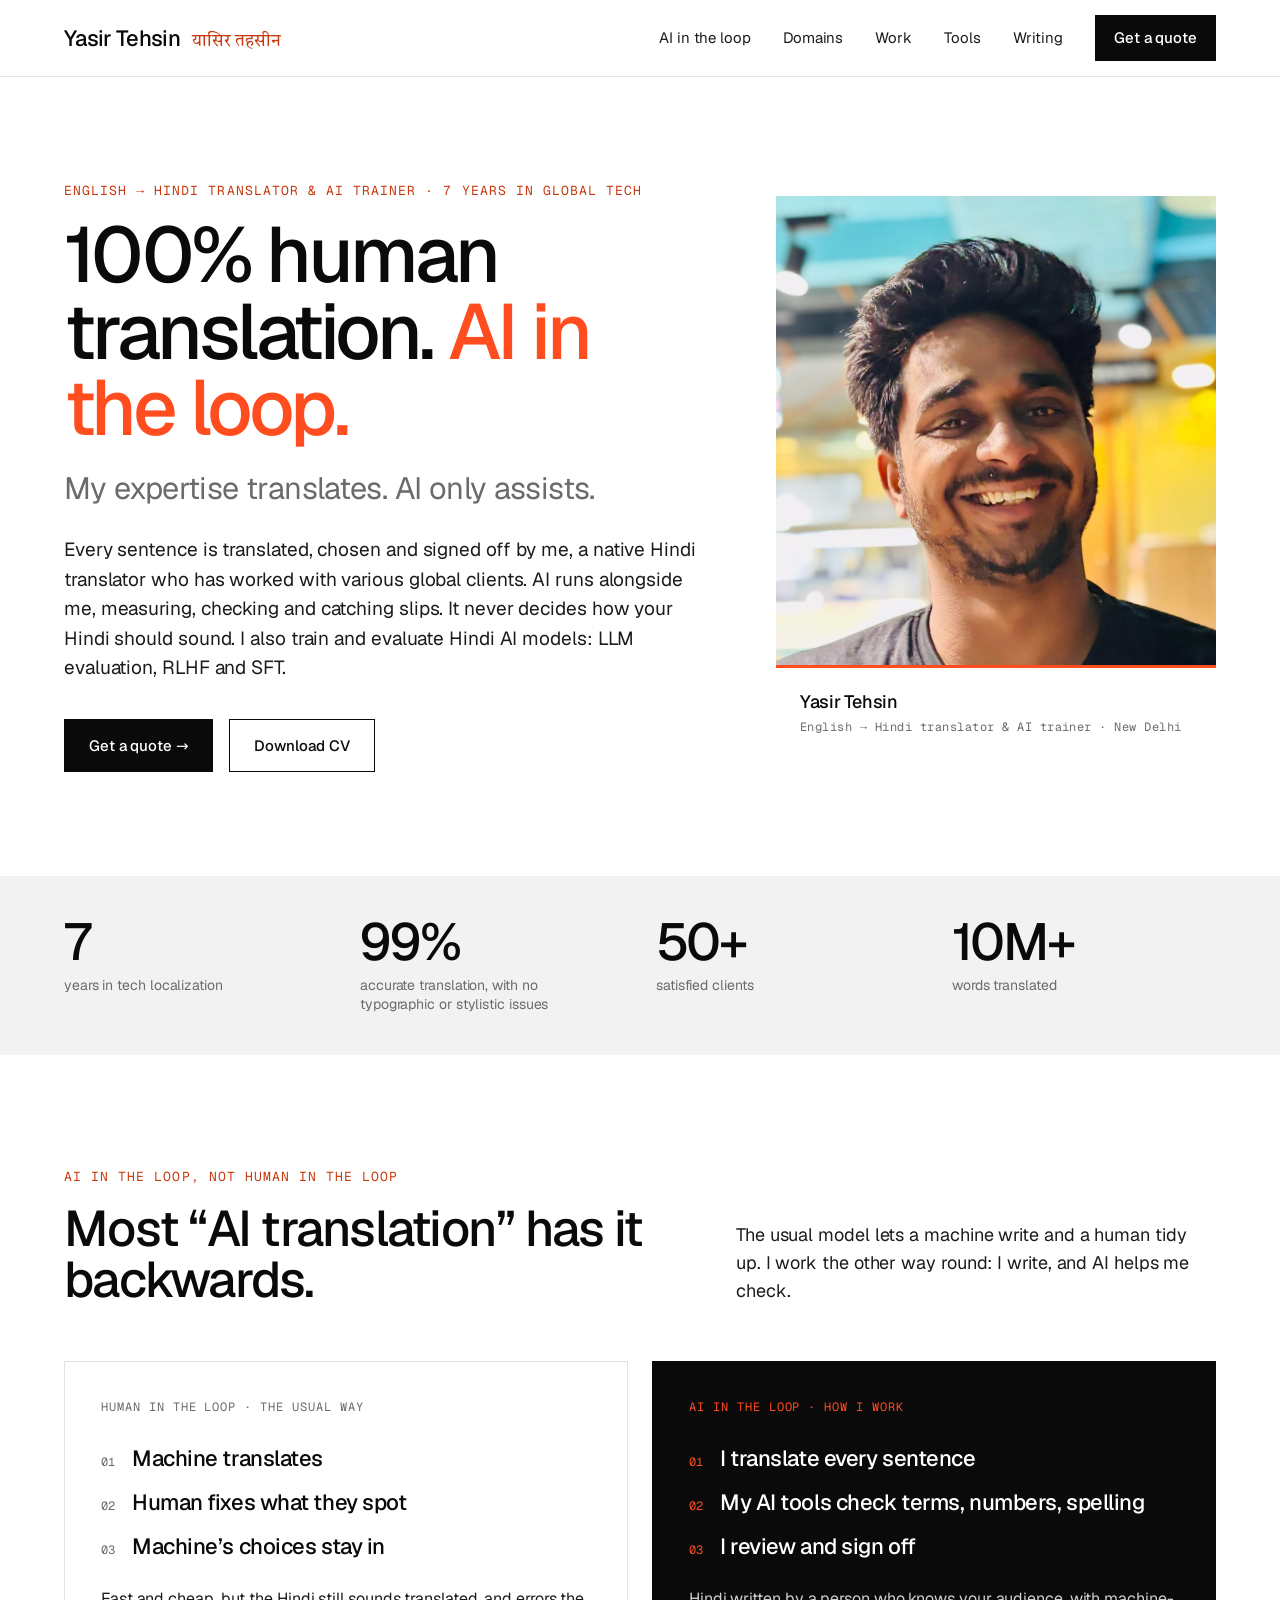
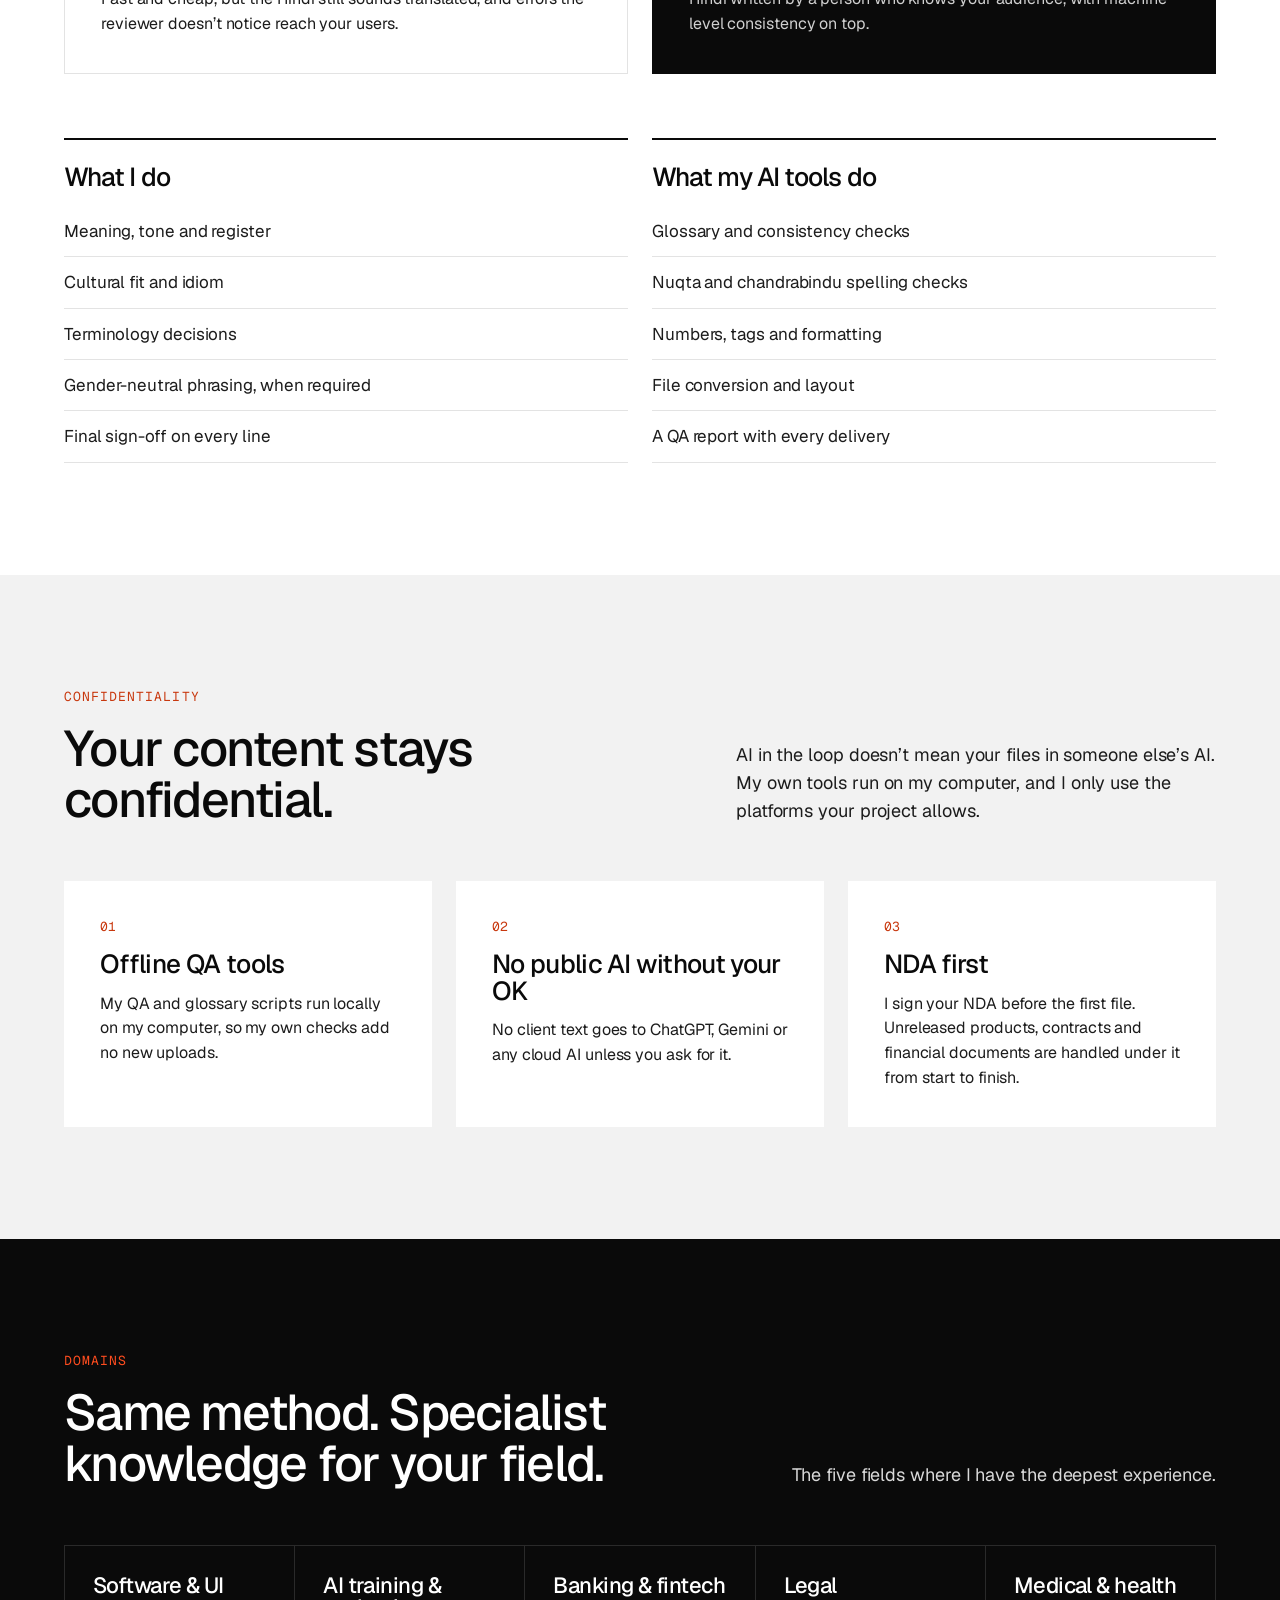
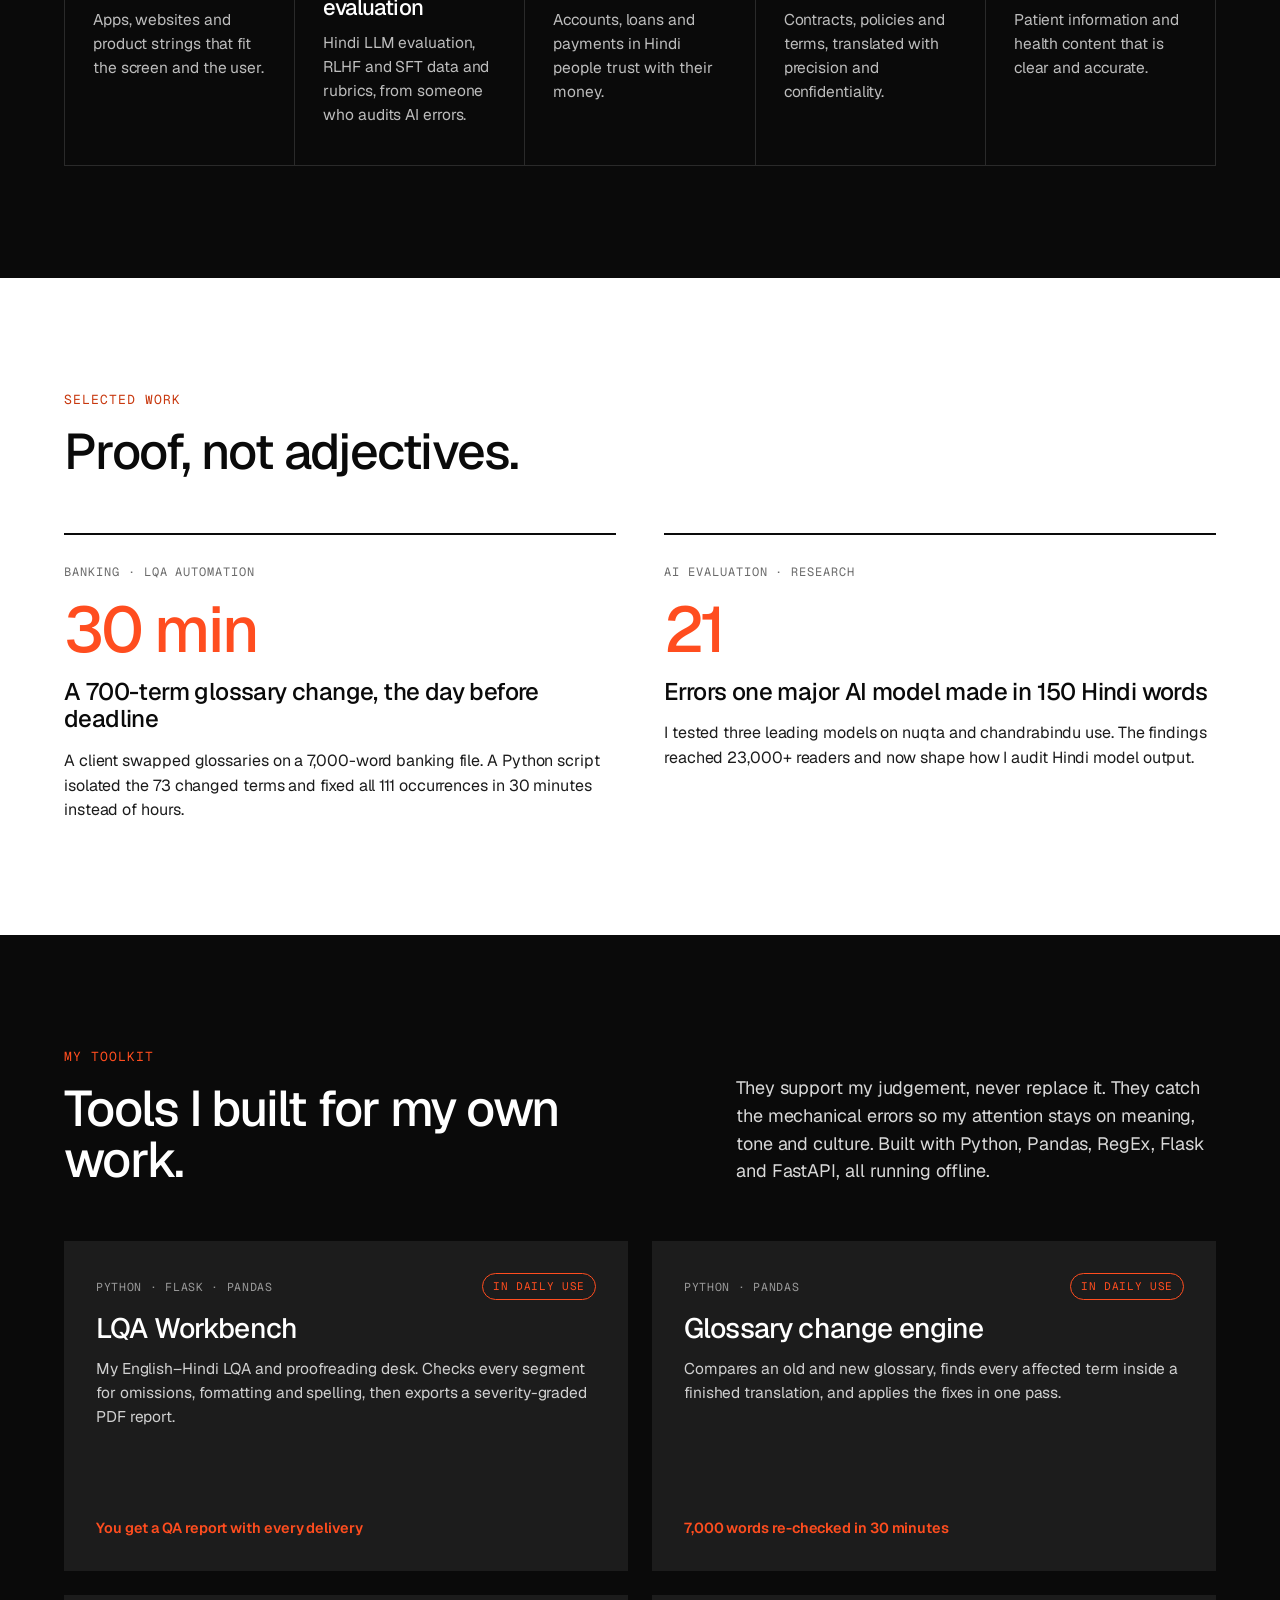
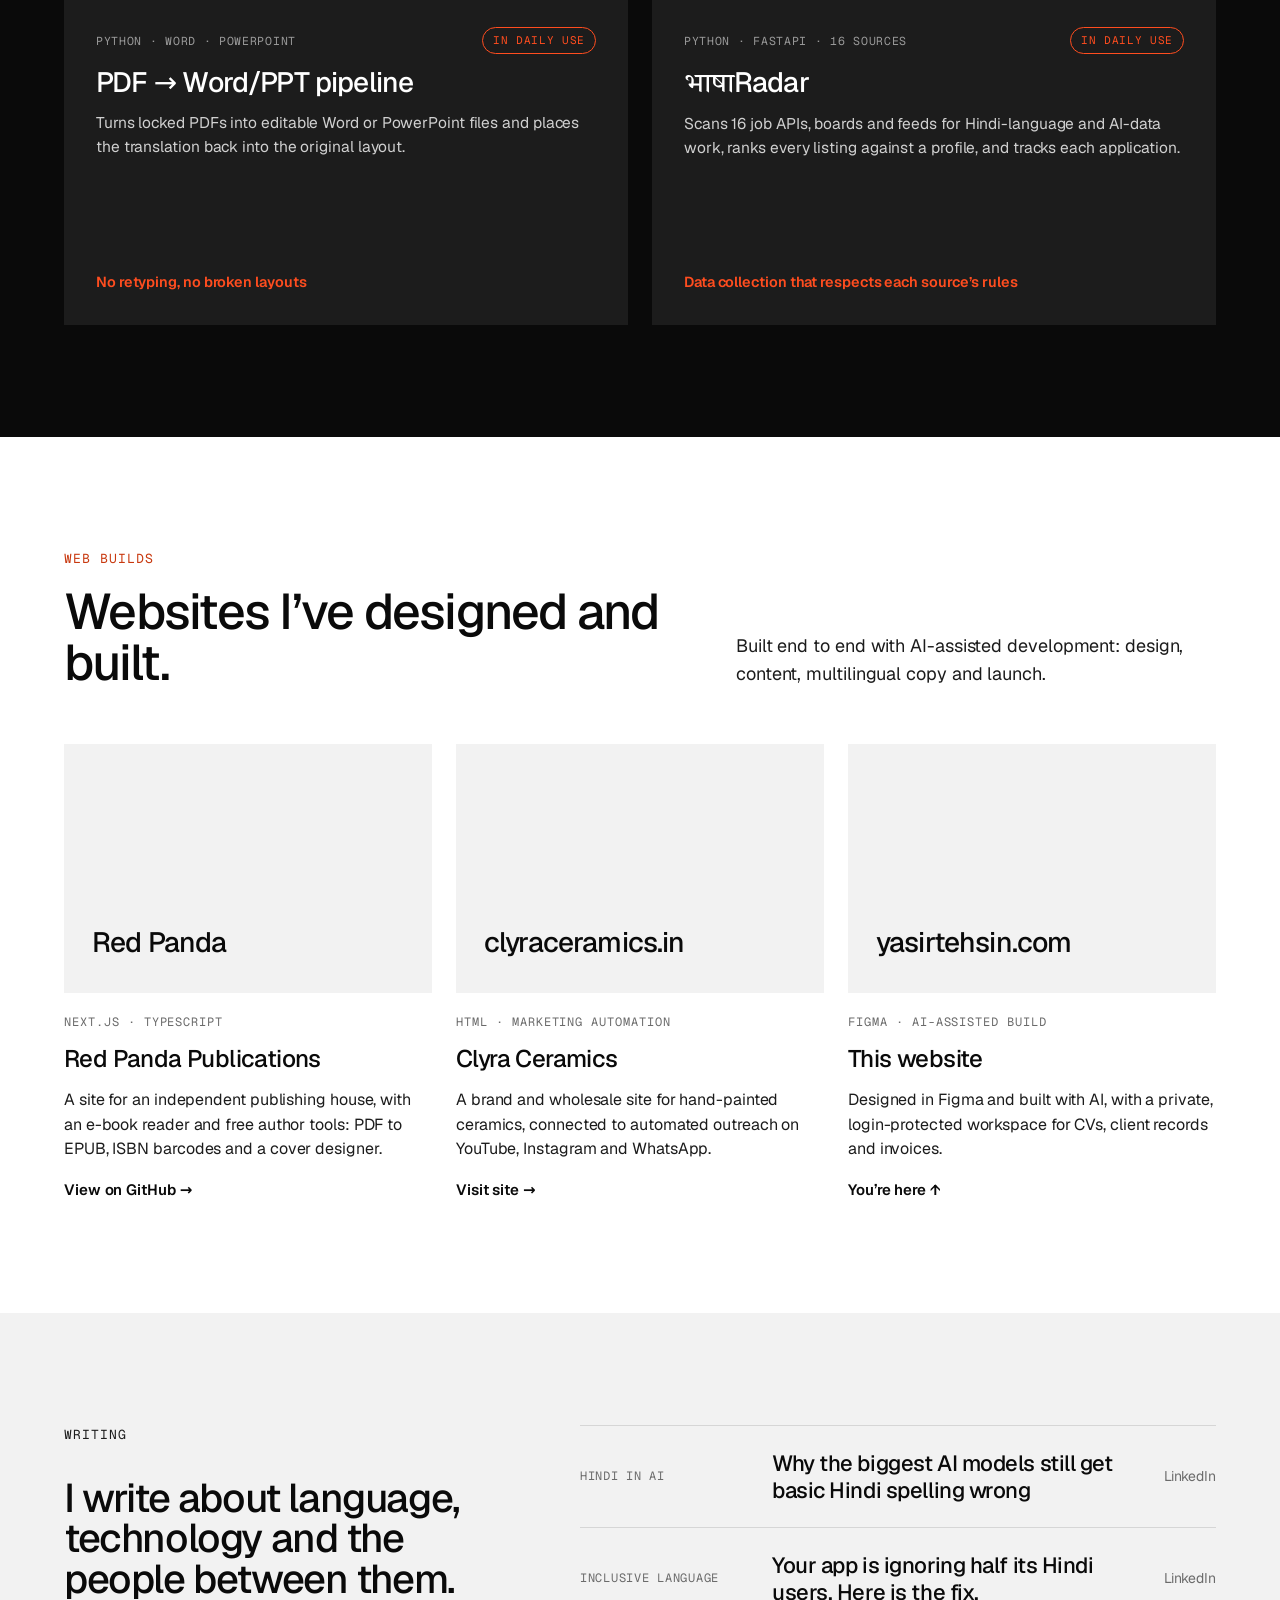
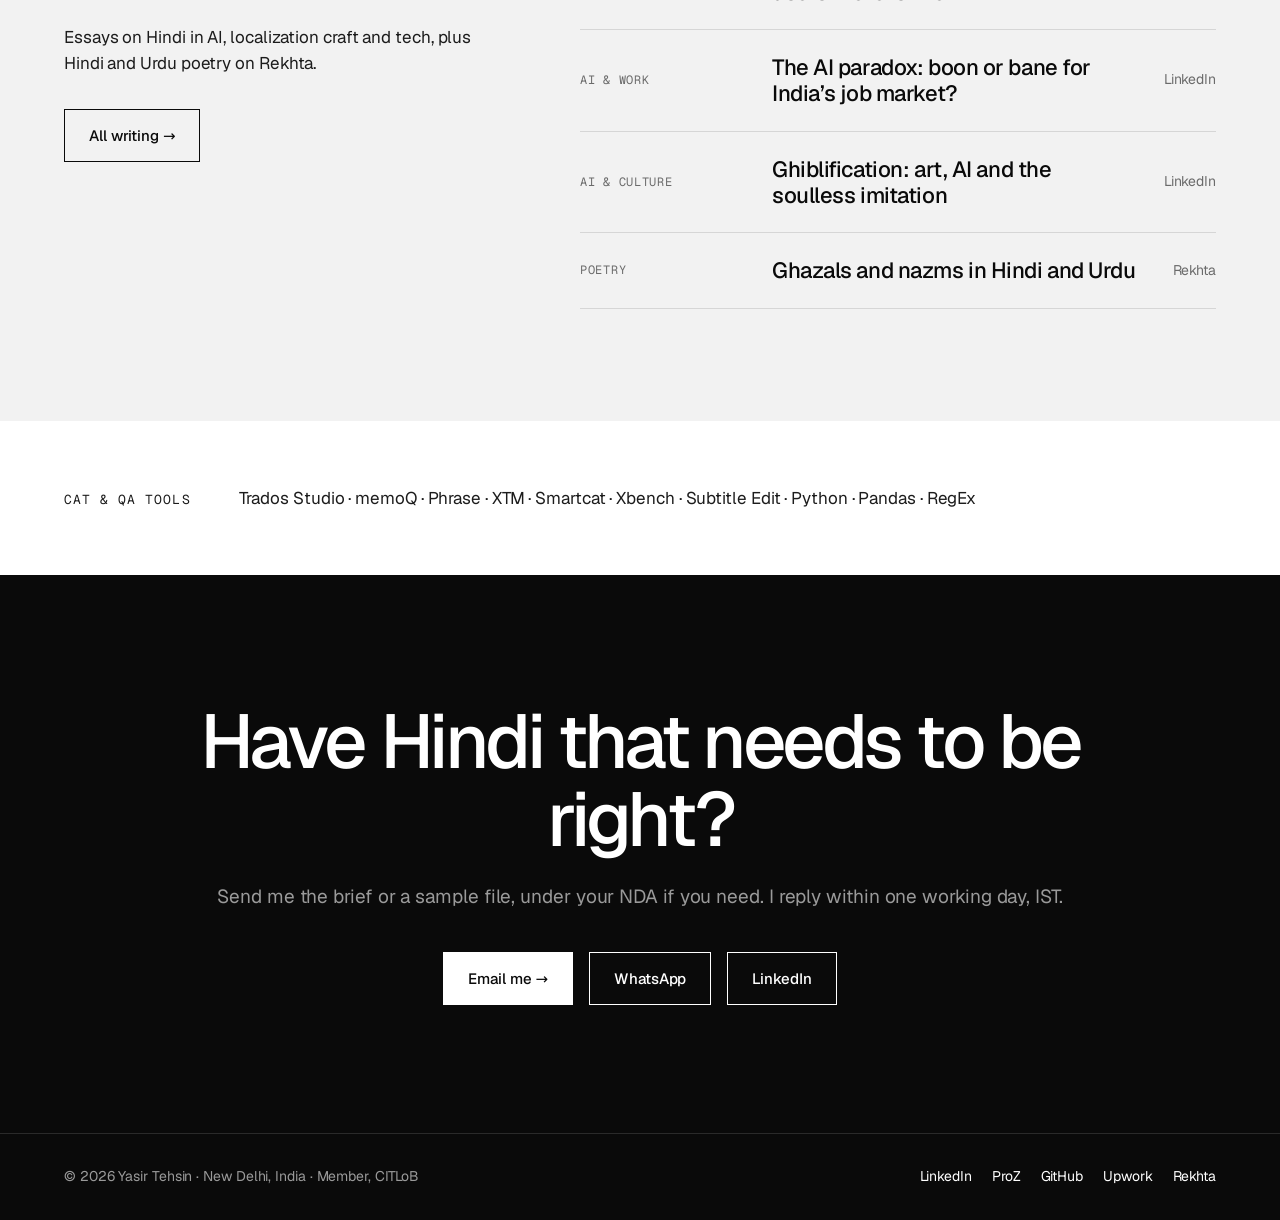
<file: index.html>
<!DOCTYPE html>
<html lang="en">
<head>
<meta charset="utf-8">
<meta name="viewport" content="width=device-width, initial-scale=1">
<title>Yasir Tehsin — English–Hindi translator &amp; AI trainer | 100% human translation, AI in the loop</title>
<meta name="description" content="Yasir Tehsin is a New Delhi–based English–Hindi translator and AI trainer. Software &amp; UI localization, LQA and MTPE, plus Hindi LLM evaluation, RLHF and SFT. 100% human translation, AI in the loop.">
<link rel="icon" href="/favicon.svg" type="image/svg+xml">
<link rel="canonical" href="https://yasirtehsin.com/">
<meta property="og:type" content="profile">
<meta property="og:title" content="Yasir Tehsin — English–Hindi translator &amp; AI trainer">
<meta property="og:description" content="Every sentence translated and signed off by a native Hindi translator. AI checks, never decides.">
<meta property="og:url" content="https://yasirtehsin.com/">
<meta property="og:image" content="https://yasirtehsin.com/assets/img/yasir-tehsin.jpg">
<meta name="twitter:card" content="summary_large_image">
<link rel="preload" href="/assets/fonts/geist-latin-500-normal.woff2" as="font" type="font/woff2" crossorigin>
<link rel="stylesheet" href="/assets/site.css">
<script type="application/ld+json">
{
  "@context": "https://schema.org",
  "@type": "Person",
  "@id": "https://yasirtehsin.com/#person",
  "name": "Yasir Tehsin",
  "alternateName": ["यासिर तहसीन", "Yassir Aarafath"],
  "url": "https://yasirtehsin.com/",
  "image": "https://yasirtehsin.com/assets/img/yasir-tehsin.jpg",
  "jobTitle": "English–Hindi Translator & AI Trainer",
  "address": { "@type": "PostalAddress", "addressLocality": "New Delhi", "addressCountry": "IN" },
  "knowsLanguage": ["hi", "en", "ur"],
  "knowsAbout": ["Localization", "Linguistic quality assurance", "Machine translation post-editing", "Transcreation", "LLM evaluation", "RLHF", "Python"],
  "memberOf": { "@type": "Organization", "name": "Confederation of Interpreting, Translation and Localisation Businesses (CITLoB)" },
  "sameAs": [
    "https://www.linkedin.com/in/yasirtehsin/",
    "https://www.proz.com/profile/3677674",
    "https://github.com/ytehsin",
    "https://www.upwork.com/freelancers/~01b1eea60939ad7a9d",
    "https://www.rekhta.org/poets/yasir-tahsin/all"
  ]
}
</script>
</head>
<body>

<header class="nav" id="top">
  <div class="wrap">
    <a class="brand" href="/">Yasir Tehsin <span class="deva" lang="hi">यासिर तहसीन</span></a>
    <button class="nav-toggle" aria-expanded="false" aria-controls="nav-links">Menu</button>
    <nav class="nav-links" id="nav-links" aria-label="Main">
      <a href="#approach">AI in the loop</a>
      <a href="#domains">Domains</a>
      <a href="#work">Work</a>
      <a href="#tools">Tools</a>
      <a href="#writing">Writing</a>
      <a class="btn btn--primary" href="#contact">Get a quote</a>
    </nav>
  </div>
</header>

<main>
  <section class="hero">
    <div class="wrap">
      <div>
        <p class="eyebrow">English → Hindi translator &amp; AI trainer · 7 years in global tech</p>
        <h1>100% human translation. <span class="accent">AI in the loop.</span></h1>
        <p class="sub">My expertise translates. AI only assists.</p>
        <p class="body">Every sentence is translated, chosen and signed off by me, a native Hindi translator who has worked with various global clients. AI runs alongside me, measuring, checking and catching slips. It never decides how your Hindi should sound. I also train and evaluate Hindi AI models: LLM evaluation, RLHF and SFT.</p>
        <div class="btn-row">
          <a class="btn btn--primary" href="#contact">Get a quote →</a>
          <a class="btn btn--ghost" href="/resume.pdf">Download CV</a>
        </div>
      </div>
      <figure class="photo-card">
        <img src="/assets/img/yasir-tehsin.jpg" width="880" height="1120" alt="Yasir Tehsin, English–Hindi translator" fetchpriority="high">
        <figcaption><b>Yasir Tehsin</b><span>English → Hindi translator &amp; AI trainer · New Delhi</span></figcaption>
      </figure>
    </div>
  </section>

  <section class="grey" aria-label="At a glance">
    <div class="wrap stats">
      <div class="stat"><b>7</b><span>years in tech localization</span></div>
      <div class="stat"><b>99%</b><span>accurate translation, with no typographic or stylistic issues</span></div>
      <div class="stat"><b>50+</b><span>satisfied clients</span></div>
      <div class="stat"><b>10M+</b><span>words translated</span></div>
    </div>
  </section>

  <section class="section" id="approach">
    <div class="wrap">
      <div class="head-row">
        <div>
          <p class="eyebrow">AI in the loop, not human in the loop</p>
          <h2 class="h2">Most “AI translation” has it backwards.</h2>
        </div>
        <p class="lede">The usual model lets a machine write and a human tidy up. I work the other way round: I write, and AI helps me check.</p>
      </div>
      <div class="compare">
        <div class="compare-col">
          <span class="label">Human in the loop · the usual way</span>
          <ol class="flow">
            <li>Machine translates</li>
            <li>Human fixes what they spot</li>
            <li>Machine’s choices stay in</li>
          </ol>
          <p>Fast and cheap, but the Hindi still sounds translated, and errors the reviewer doesn’t notice reach your users.</p>
        </div>
        <div class="compare-col compare-col--mine">
          <span class="label">AI in the loop · how I work</span>
          <ol class="flow">
            <li>I translate every sentence</li>
            <li>My AI tools check terms, numbers, spelling</li>
            <li>I review and sign off</li>
          </ol>
          <p>Hindi written by a person who knows your audience, with machine-level consistency on top.</p>
        </div>
      </div>
      <div class="split">
        <div>
          <h3>What I do</h3>
          <ul>
            <li>Meaning, tone and register</li>
            <li>Cultural fit and idiom</li>
            <li>Terminology decisions</li>
            <li>Gender-neutral phrasing, when required</li>
            <li>Final sign-off on every line</li>
          </ul>
        </div>
        <div>
          <h3>What my AI tools do</h3>
          <ul>
            <li>Glossary and consistency checks</li>
            <li>Nuqta and chandrabindu spelling checks</li>
            <li>Numbers, tags and formatting</li>
            <li>File conversion and layout</li>
            <li>A QA report with every delivery</li>
          </ul>
        </div>
      </div>
    </div>
  </section>

  <section class="section grey" id="confidentiality">
    <div class="wrap">
      <div class="head-row">
        <div>
          <p class="eyebrow">Confidentiality</p>
          <h2 class="h2">Your content stays confidential.</h2>
        </div>
        <p class="lede">AI in the loop doesn’t mean your files in someone else’s AI. My own tools run on my computer, and I only use the platforms your project allows.</p>
      </div>
      <div class="grid-3 promises">
        <div class="promise"><span class="num">01</span><h3>Offline QA tools</h3><p>My QA and glossary scripts run locally on my computer, so my own checks add no new uploads.</p></div>
        <div class="promise"><span class="num">02</span><h3>No public AI without your OK</h3><p>No client text goes to ChatGPT, Gemini or any cloud AI unless you ask for it.</p></div>
        <div class="promise"><span class="num">03</span><h3>NDA first</h3><p>I sign your NDA before the first file. Unreleased products, contracts and financial documents are handled under it from start to finish.</p></div>
      </div>
    </div>
  </section>

  <section class="section dark" id="domains">
    <div class="wrap">
      <div class="head-row">
        <div>
          <p class="eyebrow">Domains</p>
          <h2 class="h2">Same method. Specialist knowledge for your field.</h2>
        </div>
        <p class="lede">The five fields where I have the deepest experience.</p>
      </div>
      <div class="domain-grid">
        <div class="domain"><h3>Software &amp; UI</h3><p>Apps, websites and product strings that fit the screen and the user.</p></div>
        <div class="domain"><h3>AI training &amp; evaluation</h3><p>Hindi LLM evaluation, RLHF and SFT data and rubrics, from someone who audits AI errors.</p></div>
        <div class="domain"><h3>Banking &amp; fintech</h3><p>Accounts, loans and payments in Hindi people trust with their money.</p></div>
        <div class="domain"><h3>Legal</h3><p>Contracts, policies and terms, translated with precision and confidentiality.</p></div>
        <div class="domain"><h3>Medical &amp; health</h3><p>Patient information and health content that is clear and accurate.</p></div>
      </div>
    </div>
  </section>

  <section class="section" id="work">
    <div class="wrap">
      <p class="eyebrow">Selected work</p>
      <h2 class="h2" style="margin-bottom:56px">Proof, not adjectives.</h2>
      <div class="grid-2">
        <article class="case">
          <span class="tag">Banking · LQA automation</span>
          <span class="metric">30 min</span>
          <h3>A 700-term glossary change, the day before deadline</h3>
          <p>A client swapped glossaries on a 7,000-word banking file. A Python script isolated the 73 changed terms and fixed all 111 occurrences in 30 minutes instead of hours.</p>
        </article>
        <article class="case">
          <span class="tag">AI evaluation · Research</span>
          <span class="metric">21</span>
          <h3>Errors one major AI model made in 150 Hindi words</h3>
          <p>I tested three leading models on nuqta and chandrabindu use. The findings reached 23,000+ readers and now shape how I audit Hindi model output.</p>
        </article>
      </div>
    </div>
  </section>

  <section class="section dark" id="tools">
    <div class="wrap">
      <div class="head-row">
        <div>
          <p class="eyebrow">My toolkit</p>
          <h2 class="h2">Tools I built for my own work.</h2>
        </div>
        <p class="lede">They support my judgement, never replace it. They catch the mechanical errors so my attention stays on meaning, tone and culture. Built with Python, Pandas, RegEx, Flask and FastAPI, all running offline.</p>
      </div>
      <div class="grid-2 tools-grid">
        <article class="tool">
          <div class="top"><span class="stack">Python · Flask · Pandas</span><span class="status">In daily use</span></div>
          <h3>LQA Workbench</h3>
          <p>My English–Hindi LQA and proofreading desk. Checks every segment for omissions, formatting and spelling, then exports a severity-graded PDF report.</p>
          <span class="result">You get a QA report with every delivery</span>
        </article>
        <article class="tool">
          <div class="top"><span class="stack">Python · Pandas</span><span class="status">In daily use</span></div>
          <h3>Glossary change engine</h3>
          <p>Compares an old and new glossary, finds every affected term inside a finished translation, and applies the fixes in one pass.</p>
          <span class="result">7,000 words re-checked in 30 minutes</span>
        </article>
        <article class="tool">
          <div class="top"><span class="stack">Python · Word · PowerPoint</span><span class="status">In daily use</span></div>
          <h3>PDF → Word/PPT pipeline</h3>
          <p>Turns locked PDFs into editable Word or PowerPoint files and places the translation back into the original layout.</p>
          <span class="result">No retyping, no broken layouts</span>
        </article>
        <article class="tool">
          <div class="top"><span class="stack">Python · FastAPI · 16 sources</span><span class="status">In daily use</span></div>
          <h3><span class="deva" lang="hi">भाषा</span>Radar</h3>
          <p>Scans 16 job APIs, boards and feeds for Hindi-language and AI-data work, ranks every listing against a profile, and tracks each application.</p>
          <span class="result">Data collection that respects each source’s rules</span>
        </article>
      </div>
    </div>
  </section>

  <section class="section" id="builds">
    <div class="wrap">
      <div class="head-row">
        <div>
          <p class="eyebrow">Web builds</p>
          <h2 class="h2">Websites I’ve designed and built.</h2>
        </div>
        <p class="lede">Built end to end with AI-assisted development: design, content, multilingual copy and launch.</p>
      </div>
      <div class="grid-3">
        <a class="build" href="https://github.com/ytehsin/red-panda-publications" rel="noopener">
          <div class="preview">Red Panda</div>
          <span class="stack">Next.js · TypeScript</span>
          <h3>Red Panda Publications</h3>
          <p>A site for an independent publishing house, with an e-book reader and free author tools: PDF to EPUB, ISBN barcodes and a cover designer.</p>
          <span class="more">View on GitHub →</span>
        </a>
        <a class="build" href="https://clyraceramics.in" rel="noopener">
          <div class="preview">clyraceramics.in</div>
          <span class="stack">HTML · Marketing automation</span>
          <h3>Clyra Ceramics</h3>
          <p>A brand and wholesale site for hand-painted ceramics, connected to automated outreach on YouTube, Instagram and WhatsApp.</p>
          <span class="more">Visit site →</span>
        </a>
        <a class="build" href="#top">
          <div class="preview">yasirtehsin.com</div>
          <span class="stack">Figma · AI-assisted build</span>
          <h3>This website</h3>
          <p>Designed in Figma and built with AI, with a private, login-protected workspace for CVs, client records and invoices.</p>
          <span class="more">You’re here ↑</span>
        </a>
      </div>
    </div>
  </section>

  <section class="section grey writing" id="writing">
    <div class="wrap">
      <div class="intro">
        <p class="eyebrow">Writing</p>
        <h2>I write about language, technology and the people between them.</h2>
        <p>Essays on Hindi in AI, localization craft and tech, plus Hindi and Urdu poetry on Rekhta.</p>
        <a class="btn btn--ghost" href="https://www.linkedin.com/in/yasirtehsin/recent-activity/all/" rel="noopener">All writing →</a>
      </div>
      <div class="articles">
        <a href="https://www.linkedin.com/in/yasirtehsin/recent-activity/all/" rel="noopener"><span class="kind">Hindi in AI</span><span class="title">Why the biggest AI models still get basic Hindi spelling wrong</span><span class="where">LinkedIn</span></a>
        <a href="https://www.linkedin.com/in/yasirtehsin/recent-activity/all/" rel="noopener"><span class="kind">Inclusive language</span><span class="title">Your app is ignoring half its Hindi users. Here is the fix.</span><span class="where">LinkedIn</span></a>
        <a href="https://www.linkedin.com/in/yasirtehsin/recent-activity/articles/" rel="noopener"><span class="kind">AI &amp; work</span><span class="title">The AI paradox: boon or bane for India’s job market?</span><span class="where">LinkedIn</span></a>
        <a href="https://www.linkedin.com/in/yasirtehsin/recent-activity/articles/" rel="noopener"><span class="kind">AI &amp; culture</span><span class="title">Ghiblification: art, AI and the soulless imitation</span><span class="where">LinkedIn</span></a>
        <a href="https://www.rekhta.org/poets/yasir-tahsin/all" rel="noopener"><span class="kind">Poetry</span><span class="title">Ghazals and nazms in Hindi and Urdu</span><span class="where">Rekhta</span></a>
      </div>
    </div>
  </section>

  <section class="section--tight toolkit-strip">
    <div class="wrap">
      <p class="eyebrow">CAT &amp; QA tools</p>
      <p>Trados Studio · memoQ · Phrase · XTM · Smartcat · Xbench · Subtitle Edit · Python · Pandas · RegEx</p>
    </div>
  </section>

  <section class="dark cta" id="contact">
    <div class="wrap">
      <h2>Have Hindi that needs to be right?</h2>
      <p>Send me the brief or a sample file, under your NDA if you need. I reply within one working day, IST.</p>
      <div class="btn-row">
        <a class="btn btn--primary" href="mailto:yasirtehsin@gmail.com?subject=Hindi%20project%20enquiry">Email me →</a>
        <a class="btn btn--ghost" href="https://wa.me/918368691849" rel="noopener">WhatsApp</a>
        <a class="btn btn--ghost" href="https://www.linkedin.com/in/yasirtehsin/" rel="noopener">LinkedIn</a>
      </div>
    </div>
  </section>
</main>

<footer class="footer">
  <div class="wrap">
    <span>© 2026 Yasir Tehsin · New Delhi, India · Member, CITLoB</span>
    <nav aria-label="Profiles">
      <a href="https://www.linkedin.com/in/yasirtehsin/" rel="noopener">LinkedIn</a>
      <a href="https://www.proz.com/profile/3677674" rel="noopener">ProZ</a>
      <a href="https://github.com/ytehsin" rel="noopener">GitHub</a>
      <a href="https://www.upwork.com/freelancers/~01b1eea60939ad7a9d" rel="noopener">Upwork</a>
      <a href="https://www.rekhta.org/poets/yasir-tahsin/all" rel="noopener">Rekhta</a>
    </nav>
  </div>
</footer>

<script>
  const nav = document.querySelector('.nav'), btn = document.querySelector('.nav-toggle');
  btn.addEventListener('click', () => { const o = nav.classList.toggle('open'); btn.setAttribute('aria-expanded', o); });
  document.querySelectorAll('.nav-links a').forEach(a => a.addEventListener('click', () => { nav.classList.remove('open'); btn.setAttribute('aria-expanded', false); }));
</script>
</body>
</html>
</file>
<file: assets/site.css>
/* yasirtehsin.com — style C: Berlin white & signal orange */
@font-face { font-family: "Geist"; src: url("/assets/fonts/geist-latin-400-normal.woff2") format("woff2"); font-weight: 400; font-display: swap; }
@font-face { font-family: "Geist"; src: url("/assets/fonts/geist-latin-500-normal.woff2") format("woff2"); font-weight: 500; font-display: swap; }
@font-face { font-family: "Geist"; src: url("/assets/fonts/geist-latin-600-normal.woff2") format("woff2"); font-weight: 600; font-display: swap; }
@font-face { font-family: "Geist Mono"; src: url("/assets/fonts/geist-mono-latin-400-normal.woff2") format("woff2"); font-weight: 400; font-display: swap; }
@font-face { font-family: "Tiro Devanagari Hindi"; src: url("/assets/fonts/tiro-devanagari-hindi-devanagari-400-normal.woff2") format("woff2"); font-weight: 400; font-display: swap; unicode-range: U+0900-097F, U+1CD0-1CF9, U+200C-200D, U+20A8, U+20B9, U+25CC, U+A830-A839, U+A8E0-A8FF; }

:root {
  --paper: #FFFFFF;
  --paper-deep: #F2F2F2;
  --ink: #0A0A0A;
  --ink-soft: #1C1C1C;
  --muted: #6B6B6B;
  --muted-on-dark: #9A9A9A;
  --line: #E3E3E3;
  --line-dark: #2A2A2A;
  --accent: #FF4D1F;        /* large type and on dark backgrounds */
  --accent-text: #C8380E;   /* small text on white (meets WCAG AA) */
  --sans: "Geist", system-ui, -apple-system, "Segoe UI", sans-serif;
  --mono: "Geist Mono", ui-monospace, "SFMono-Regular", Menlo, monospace;
  --deva: "Tiro Devanagari Hindi", "Noto Serif Devanagari", serif;
  --wrap: 1200px;
}

*, *::before, *::after { box-sizing: border-box; }
html { -webkit-text-size-adjust: 100%; scroll-behavior: smooth; }
body {
  margin: 0;
  background: var(--paper);
  color: var(--ink);
  font-family: var(--sans);
  font-size: 17px;
  line-height: 1.55;
  letter-spacing: -0.005em;
  -webkit-font-smoothing: antialiased;
}
img { max-width: 100%; display: block; }
a { color: inherit; text-decoration: none; }
p { margin: 0; }
h1, h2, h3 { margin: 0; font-weight: 500; letter-spacing: -0.035em; line-height: 1.02; }

.wrap { max-width: var(--wrap); margin: 0 auto; padding: 0 24px; }
.section { padding: 112px 0; }
.section--tight { padding: 64px 0; }
.dark { background: var(--ink); color: var(--paper); }
.grey { background: var(--paper-deep); }

.eyebrow {
  font-family: var(--mono);
  font-size: 13px;
  letter-spacing: 0.08em;
  text-transform: uppercase;
  color: var(--accent-text);
  margin-bottom: 16px;
}
.dark .eyebrow { color: var(--accent); }
.h2 { font-size: clamp(34px, 4.2vw, 50px); max-width: 820px; }
.lede { font-size: 18px; color: var(--ink-soft); max-width: 480px; }
.dark .lede { color: #D9D9D9; }
.head-row { display: flex; justify-content: space-between; align-items: flex-end; gap: 48px; margin-bottom: 56px; flex-wrap: wrap; }
.head-row > :first-child { flex: 1 1 520px; }

/* Buttons */
.btn {
  display: inline-flex; align-items: center; gap: 8px;
  padding: 14px 24px; font-size: 15px; font-weight: 500;
  border: 1px solid var(--ink); transition: background .15s, color .15s;
}
.btn--primary { background: var(--ink); color: var(--paper); }
.btn--primary:hover { background: var(--accent); border-color: var(--accent); }
.btn--ghost:hover { background: var(--ink); color: var(--paper); }
.dark .btn { border-color: var(--paper); }
.dark .btn--primary { background: var(--paper); color: var(--ink); }
.dark .btn--primary:hover { background: var(--accent); border-color: var(--accent); color: var(--ink); }
.dark .btn--ghost { color: var(--paper); }
.dark .btn--ghost:hover { background: var(--paper); color: var(--ink); }
.btn-row { display: flex; gap: 16px; flex-wrap: wrap; }

/* Nav */
.nav { position: sticky; top: 0; z-index: 20; background: rgba(255,255,255,.94); backdrop-filter: blur(8px); border-bottom: 1px solid var(--line); }
.nav .wrap { display: flex; align-items: center; justify-content: space-between; height: 76px; }
.brand { display: flex; align-items: baseline; gap: 12px; font-size: 22px; font-weight: 500; letter-spacing: -0.03em; }
.brand .deva { font-family: var(--deva); font-size: 17px; color: var(--accent-text); letter-spacing: 0; }
.nav-links { display: flex; align-items: center; gap: 32px; font-size: 15px; color: var(--ink-soft); }
.nav-links a:not(.btn):hover { color: var(--accent-text); }
.nav-links .btn { padding: 10px 18px; }
.nav-toggle { display: none; background: none; border: 0; font: inherit; font-size: 15px; cursor: pointer; padding: 8px 0; }

/* Hero */
.hero { padding: 104px 0; }
.hero .wrap { display: grid; grid-template-columns: 1fr 440px; gap: 80px; align-items: center; }
.hero h1 { font-size: clamp(44px, 6.2vw, 78px); letter-spacing: -0.045em; line-height: 0.98; margin-bottom: 24px; }
.hero .sub { font-size: clamp(22px, 2.4vw, 32px); color: var(--muted); letter-spacing: -0.02em; line-height: 1.2; margin-bottom: 28px; }
.hero .body { font-size: 19px; color: var(--ink-soft); max-width: 640px; margin-bottom: 36px; }
.glyph-card {
  background: var(--ink); color: var(--paper); aspect-ratio: 440 / 560;
  padding: 40px; display: flex; flex-direction: column; justify-content: space-between;
}
.glyph-card .fig { font-family: var(--mono); font-size: 12px; letter-spacing: .08em; color: var(--muted-on-dark); }
.glyph-card .glyph { font-family: var(--deva); font-size: clamp(180px, 20vw, 290px); line-height: 1; text-align: center; }
.glyph-card .cap { font-size: 15px; line-height: 1.5; }
.glyph-card .cap small { display: block; margin-top: 8px; font-family: var(--mono); font-size: 12px; color: var(--accent); }

/* Proof bar */
.stats { display: grid; grid-template-columns: repeat(4, 1fr); gap: 32px; padding-top: 40px; padding-bottom: 40px; }
.stat b { display: block; font-size: 52px; font-weight: 500; letter-spacing: -0.04em; line-height: 1; margin-bottom: 8px; }
.stat span { font-size: 14px; color: var(--muted); display: block; max-width: 230px; line-height: 1.4; }

/* Cards */
.grid-3 { display: grid; grid-template-columns: repeat(3, 1fr); gap: 24px; }
.door { border: 1px solid var(--line); padding: 36px; display: flex; flex-direction: column; gap: 20px; transition: border-color .15s; }
.door:hover { border-color: var(--ink); }
.door .num { font-family: var(--mono); font-size: 13px; color: var(--accent-text); }
.door h3 { font-size: 30px; }
.door p { color: var(--ink-soft); font-size: 16px; flex: 1; }
.door .more { font-weight: 600; font-size: 15px; }
.door:hover .more { color: var(--accent-text); }

.chips { display: flex; flex-wrap: wrap; gap: 12px; }
.chip { border: 1px solid #555; border-radius: 999px; padding: 12px 22px; font-size: 16px; display: inline-flex; gap: 10px; transition: border-color .15s, background .15s; }
.chip::after { content: "→"; color: var(--accent); }
.chip:hover { border-color: var(--accent); }

.case { border-top: 2px solid var(--ink); padding-top: 28px; display: flex; flex-direction: column; gap: 16px; }
.case .tag { font-family: var(--mono); font-size: 12px; letter-spacing: .08em; text-transform: uppercase; color: var(--muted); }
.case .metric { font-size: 64px; font-weight: 500; letter-spacing: -0.045em; line-height: 1; color: var(--accent); }
.case h3 { font-size: 24px; letter-spacing: -0.025em; line-height: 1.15; }
.case p { color: var(--ink-soft); font-size: 16px; }

.tool { background: var(--ink-soft); padding: 32px; display: flex; flex-direction: column; gap: 14px; min-height: 330px; }
.tool .top { display: flex; justify-content: space-between; align-items: center; gap: 12px; }
.tool .stack { font-family: var(--mono); font-size: 11.5px; letter-spacing: .06em; text-transform: uppercase; color: var(--muted-on-dark); }
.tool .status { font-family: var(--mono); font-size: 11px; letter-spacing: .06em; text-transform: uppercase; color: var(--accent); border: 1px solid var(--accent); border-radius: 999px; padding: 4px 10px; white-space: nowrap; }
.tool h3 { font-size: 28px; letter-spacing: -0.03em; }
.tool h3 .deva { font-family: var(--deva); letter-spacing: 0; }
.tool p { color: #D0D0D0; font-size: 15.5px; flex: 1; }
.tool .result { color: var(--accent); font-weight: 600; font-size: 14.5px; }
.tool--tile { background: transparent; border: 1px solid var(--line-dark); justify-content: flex-start; }
.tool--tile .list { font-size: 22px; font-weight: 500; letter-spacing: -0.02em; line-height: 1.45; color: var(--paper); }

.build { display: flex; flex-direction: column; gap: 16px; }
.build .preview { background: var(--paper-deep); aspect-ratio: 384 / 260; padding: 28px; display: flex; align-items: flex-end; font-size: 28px; font-weight: 500; letter-spacing: -0.03em; transition: background .15s; }
.build:hover .preview { background: var(--ink); color: var(--paper); }
.build .stack { font-family: var(--mono); font-size: 12px; letter-spacing: .08em; text-transform: uppercase; color: var(--muted); margin-top: 4px; }
.build h3 { font-size: 24px; letter-spacing: -0.025em; }
.build p { color: var(--ink-soft); font-size: 16px; }
.build .more { font-weight: 600; font-size: 15px; }
.build:hover .more { color: var(--accent-text); }

/* Writing */
.writing .wrap { display: grid; grid-template-columns: 420px 1fr; gap: 96px; }
.writing .intro h2 { font-size: 40px; margin-bottom: 24px; }
.writing .intro p { color: var(--ink-soft); margin-bottom: 32px; }
.articles a { display: grid; grid-template-columns: 160px 1fr auto; gap: 32px; align-items: center; padding: 24px 0; border-top: 1px solid #D6D6D6; }
.articles a:last-child { border-bottom: 1px solid #D6D6D6; }
.articles .kind { font-family: var(--mono); font-size: 12px; letter-spacing: .06em; text-transform: uppercase; color: var(--muted); }
.articles .title { font-size: 22px; font-weight: 500; letter-spacing: -0.02em; line-height: 1.2; }
.articles a:hover .title { color: var(--accent-text); }
.articles .where { font-size: 14px; color: var(--muted); }

.toolkit-strip .wrap { display: flex; gap: 48px; align-items: baseline; flex-wrap: wrap; }
.toolkit-strip .eyebrow { margin: 0; }
.toolkit-strip p { color: var(--ink-soft); }

/* CTA + footer */
.cta { text-align: center; padding: 128px 0; }
.cta h2 { font-size: clamp(40px, 6vw, 76px); letter-spacing: -0.045em; max-width: 1000px; margin: 0 auto 24px; }
.cta p { color: var(--muted-on-dark); font-size: 19px; margin-bottom: 40px; }
.cta .btn-row { justify-content: center; }
.footer { background: var(--ink); color: var(--muted-on-dark); border-top: 1px solid var(--line-dark); font-size: 14px; }
.footer .wrap { display: flex; justify-content: space-between; gap: 24px; padding-top: 32px; padding-bottom: 32px; flex-wrap: wrap; }
.footer nav { display: flex; gap: 20px; flex-wrap: wrap; }
.footer nav a { color: var(--paper); }
.footer nav a:hover { color: var(--accent); }

:focus-visible { outline: 2px solid var(--accent); outline-offset: 3px; }

/* Responsive */
@media (max-width: 1040px) {
  .hero .wrap { grid-template-columns: 1fr; gap: 48px; }
  .glyph-card { max-width: 440px; aspect-ratio: 440 / 480; }
  .grid-3 { grid-template-columns: 1fr 1fr; }
  .writing .wrap { grid-template-columns: 1fr; gap: 48px; }
  .stats { grid-template-columns: 1fr 1fr; }
}
@media (max-width: 860px) {
  .nav-toggle { display: block; }
  .nav-links { display: none; position: absolute; top: 76px; left: 0; right: 0; background: var(--paper); flex-direction: column; align-items: flex-start; gap: 20px; padding: 24px; border-bottom: 1px solid var(--line); }
  .nav.open .nav-links { display: flex; }
}
@media (max-width: 640px) {
  body { font-size: 16px; }
  .section { padding: 72px 0; }
  .hero { padding: 56px 0 72px; }
  .grid-3 { grid-template-columns: 1fr; }
  .stat b { font-size: 40px; }
  .tool { min-height: 0; }
  .glyph-card { max-width: none; }
  .articles a { grid-template-columns: 1fr; gap: 6px; }
  .cta { padding: 88px 0; }
  .brand .deva { display: none; }
}

/* AI-in-the-loop section */
.accent { color: var(--accent); }
.compare { display: grid; grid-template-columns: 1fr 1fr; gap: 24px; margin-bottom: 64px; }
.compare-col { border: 1px solid var(--line); padding: 36px; display: flex; flex-direction: column; gap: 24px; }
.compare-col .label { font-family: var(--mono); font-size: 12px; letter-spacing: .08em; text-transform: uppercase; color: var(--muted); }
.compare-col p { color: var(--ink-soft); font-size: 16px; }
.compare-col--mine { background: var(--ink); color: var(--paper); border-color: var(--ink); }
.compare-col--mine .label { color: var(--accent); }
.compare-col--mine p { color: #D0D0D0; }
.flow { list-style: none; margin: 0; padding: 0; display: flex; flex-direction: column; gap: 10px; counter-reset: step; }
.flow li { counter-increment: step; font-size: 22px; font-weight: 500; letter-spacing: -0.02em; display: flex; gap: 16px; align-items: baseline; }
.flow li::before { content: "0" counter(step); font-family: var(--mono); font-size: 12px; font-weight: 400; color: var(--muted); letter-spacing: .04em; }
.compare-col--mine .flow li::before { color: var(--accent); }
.split { display: grid; grid-template-columns: 1fr 1fr; gap: 24px; }
.split > div { border-top: 2px solid var(--ink); padding-top: 24px; }
.split h3 { font-size: 26px; margin-bottom: 16px; }
.split ul { margin: 0; padding: 0; list-style: none; }
.split li { padding: 12px 0; border-bottom: 1px solid var(--line); font-size: 17px; color: var(--ink-soft); }

/* Domain cards */
.domain-grid { display: grid; grid-template-columns: repeat(3, 1fr); border-top: 1px solid var(--line-dark); border-left: 1px solid var(--line-dark); }
.domain { border-right: 1px solid var(--line-dark); border-bottom: 1px solid var(--line-dark); padding: 32px; display: flex; flex-direction: column; gap: 12px; min-height: 200px; position: relative; transition: background .15s; }
.domain h3 { font-size: 24px; letter-spacing: -0.025em; }
.domain p { color: #BDBDBD; font-size: 15.5px; max-width: 300px; }
.domain .arrow { position: absolute; top: 30px; right: 30px; color: var(--accent); font-size: 20px; }
.domain:hover { background: var(--ink-soft); }

@media (max-width: 1040px) { .domain-grid { grid-template-columns: 1fr 1fr; } }
@media (max-width: 760px) { .compare, .split { grid-template-columns: 1fr; } }
@media (max-width: 640px) { .domain-grid { grid-template-columns: 1fr; } .domain { min-height: 0; } .flow li { font-size: 19px; } }

/* Confidentiality */
.promise { background: var(--paper); padding: 36px; display: flex; flex-direction: column; gap: 14px; }
.promise .num { font-family: var(--mono); font-size: 13px; color: var(--accent-text); }
.promise h3 { font-size: 26px; letter-spacing: -0.025em; }
.promise p { color: var(--ink-soft); font-size: 16px; }

/* Hero photo */
.photo-card { margin: 0; position: relative; aspect-ratio: 440 / 560; overflow: hidden; background: var(--ink); }
.photo-card img { width: 100%; height: 100%; object-fit: cover; object-position: 50% 30%; }
.photo-card figcaption { position: absolute; left: 0; right: 0; bottom: 0; padding: 20px 24px; background: var(--paper); display: flex; flex-direction: column; gap: 2px; border-top: 3px solid var(--accent); }
.photo-card figcaption b { font-weight: 500; font-size: 18px; letter-spacing: -0.02em; }
.photo-card figcaption span { font-family: var(--mono); font-size: 12px; color: var(--muted); letter-spacing: .04em; }
@media (max-width: 1040px) { .photo-card { max-width: 440px; } }
@media (max-width: 640px) { .photo-card { max-width: none; aspect-ratio: 4 / 5; } }

.grid-2 { display: grid; grid-template-columns: 1fr 1fr; gap: 48px; }
@media (max-width: 760px) { .grid-2 { grid-template-columns: 1fr; } }
.tools-grid { gap: 24px; }

/* five-domain row */
.domain-grid { grid-template-columns: repeat(5, 1fr); }
.domain { min-height: 220px; padding: 28px; }
.domain h3 { font-size: 22px; }
@media (max-width: 1040px) { .domain-grid { grid-template-columns: 1fr 1fr; } }
@media (max-width: 640px) { .domain-grid { grid-template-columns: 1fr; } .domain { min-height: 0; } }
/* domain-grid--5 */
</file>
